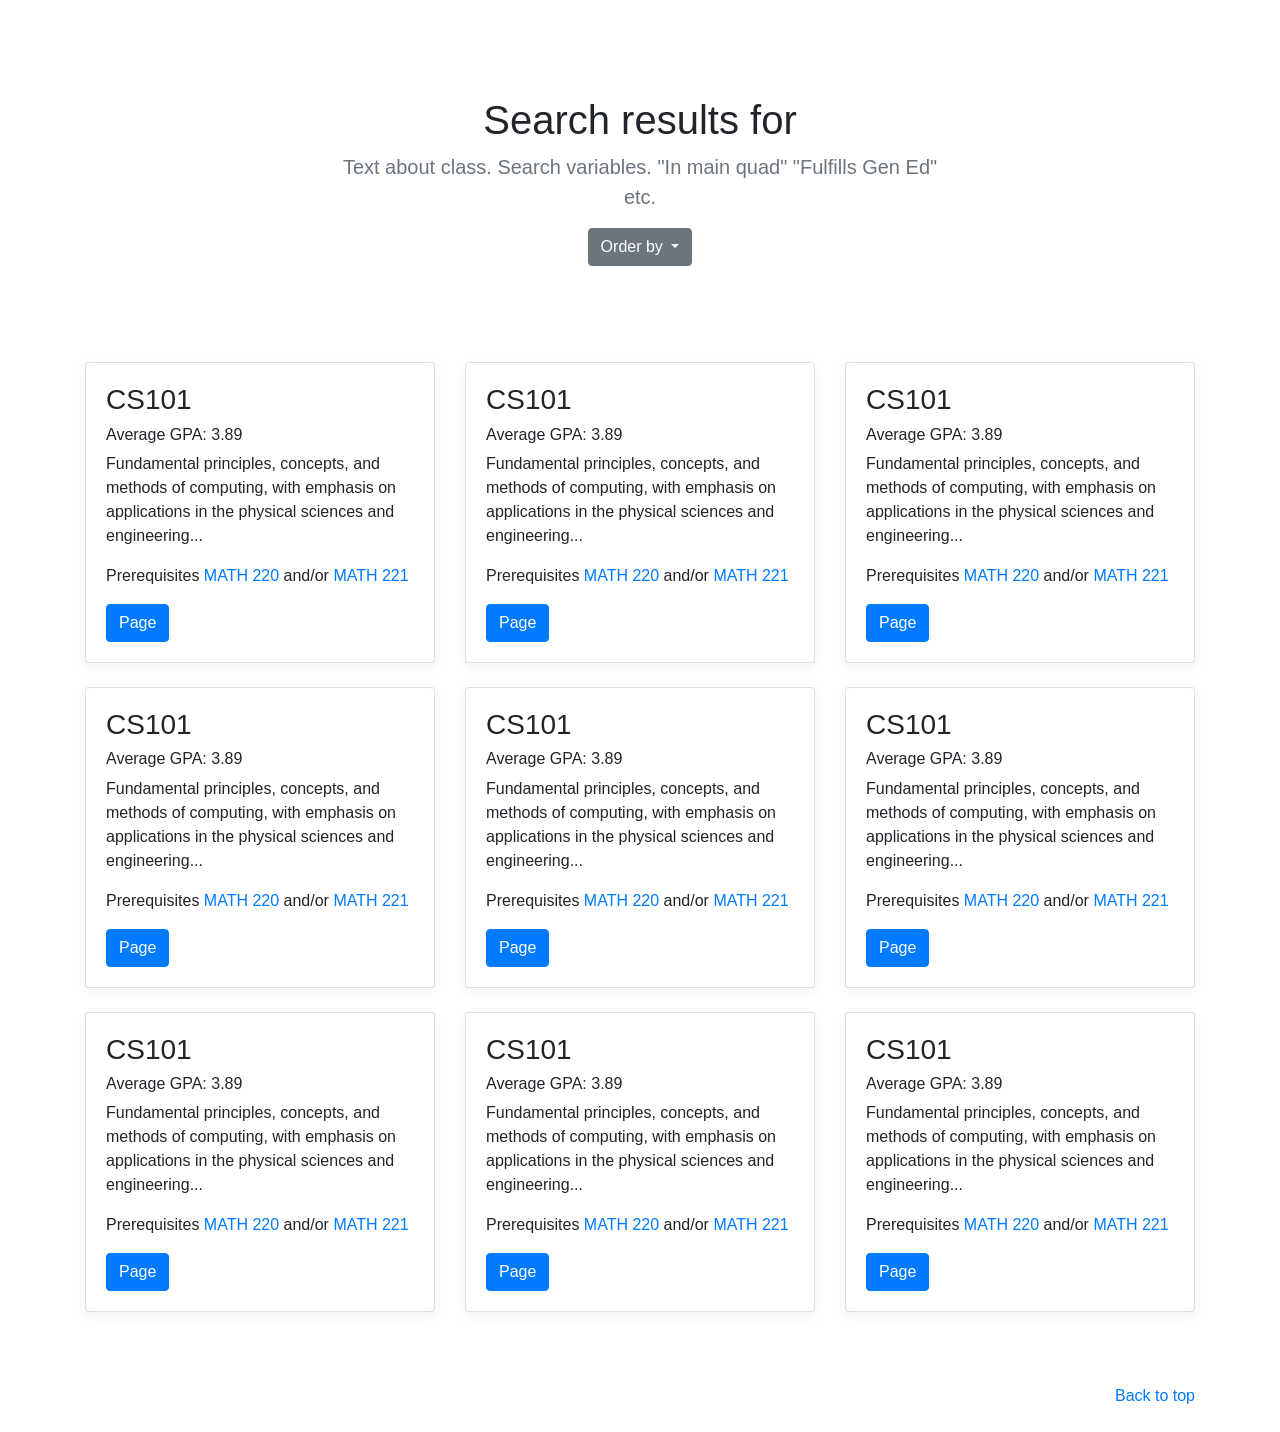
<file: Misc/landingPage/results.html>
<!doctype html>
<html lang="en">
  <head>
    <meta charset="utf-8">
    <meta name="viewport" content="width=device-width, initial-scale=1, shrink-to-fit=no">
    <meta name="description" content="">
    <meta name="author" content="">
    <script src="https://code.jquery.com/jquery-3.3.1.js" integrity="sha256-2Kok7MbOyxpgUVvAk/HJ2jigOSYS2auK4Pfzbm7uH60=" crossorigin="anonymous"></script>

    <title>Search Results</title>

    <!-- Bootstrap core CSS -->
    <link href=".\bootstrap\css\bootstrap.min.css" rel="stylesheet">

    <!-- Custom styles for this template -->
    <link href=".\css\search-pg.css" rel="stylesheet">
  </head>

  <body>

    <header>

    </header>

    <main role="main">

      <section class="jumbotron text-center">
        <div class="container">
          <h1 class="jumbotron-heading">Search results for</h1>
          <p class="lead text-muted">Text about class. Search variables. "In main quad" "Fulfills Gen Ed" etc.</p>
          <p>

            <!--TODO: Functionality :'))-->
            <div class="dropdown">
              <button class="btn btn-secondary dropdown-toggle" type="button" id="dropdownMenu2" data-toggle="dropdown" aria-haspopup="true" aria-expanded="false">
                Order by
              </button>
              <div class="dropdown-menu" aria-labelledby="dropdownMenu2">
                <button class="dropdown-item" type="button">Subject Tag</button>
                <button class="dropdown-item" type="button">Course Number</button>
                <button class="dropdown-item" type="button">GPA High to Low</button>
                <button class="dropdown-item" type="button">GPA Low to High</button>
              </div>
            </div>

          </p>
        </div>
      </section>


      <div class="container">
        <div id="testCS101" class="row">
        </div>
      </div>

    </main>

    <footer class="text-muted">
      <div class="container">
        <p class="float-right">
          <a href="#">Back to top</a>
        </p>
      </div>
    </footer>

    <!-- Bootstrap core JavaScript
    ================================================== -->
    <!-- Placed at the end of the document so the pages load faster -->
    <script src="https://code.jquery.com/jquery-3.2.1.slim.min.js" integrity="sha384-KJ3o2DKtIkvYIK3UENzmM7KCkRr/rE9/Qpg6aAZGJwFDMVNA/GpGFF93hXpG5KkN" crossorigin="anonymous"></script>
    <script>window.jQuery || document.write('<script src="jquery-slim.min.js"><\/script>')</script>
    <script src=".\bootstrap\js\popper.min.js"></script>
    <script src=".\bootstrap\js\bootstrap.min.js"></script>
    <script src=".\bootstrap\js\holder.min.js"></script>
    <script src=".\js\search.js" type="text/javascript"></script>
  </body>
</html>
</file>
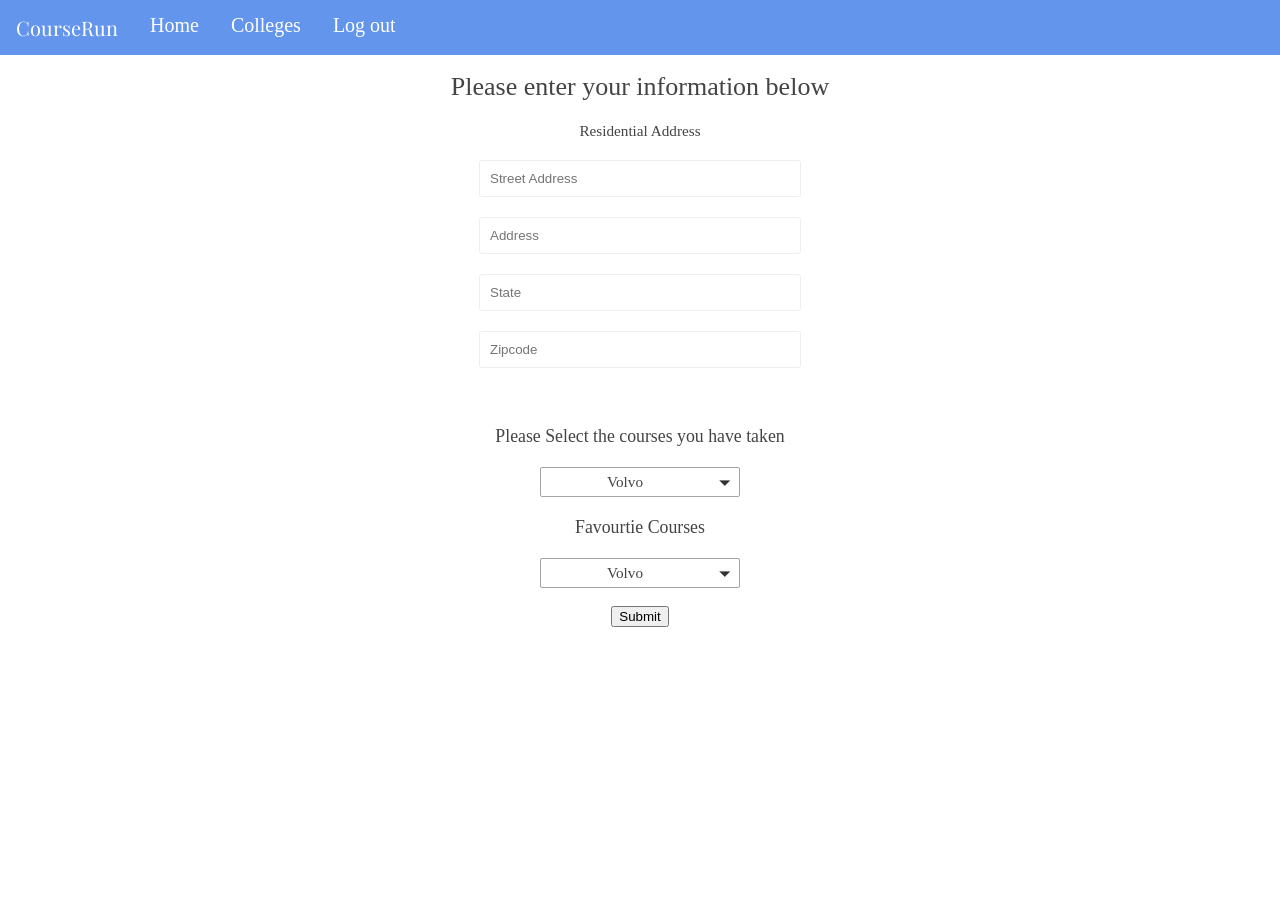
<file: Misc/CourseRun/assets/acccountsetup.html>
<!DOCTYPE html>
<head>
  <title>User Account Setup</title>
  <meta name="viewport" content="width=device-width, initial-scale=1.0">
  <script src="http://ajax.googleapis.com/ajax/libs/jquery/1.9.0/jquery.min.js"></script>
  <script src="jquery.sumoselect.js"></script>
  <link href="sumoselect.css" rel="stylesheet" />
  <link rel="stylesheet" href="userpage.css">

  <script type="text/javascript">
  $(document).ready(function () {
    window.asd = $('.SlectBox').SumoSelect({ csvDispCount: 3, selectAll:true, captionFormatAllSelected: "Yeah, OK, so everything." });
    window.test = $('.testsel').SumoSelect({okCancelInMulti:true, captionFormatAllSelected: "Yeah, OK, so everything." });

    window.testSelAll = $('.testSelAll').SumoSelect({okCancelInMulti:true, selectAll:true });

    window.testSelAll2 = $('.testSelAll2').SumoSelect({selectAll:true});

    window.testSelAlld = $('.SlectBox-grp').SumoSelect({okCancelInMulti:true, selectAll:true, isClickAwayOk:true });

    window.Search = $('.search-box').SumoSelect({ csvDispCount: 3, search: true, searchText:'Enter here.' });
    window.sb = $('.SlectBox-grp-src').SumoSelect({ csvDispCount: 3, search: true, searchText:'Enter here.', selectAll:true });
    window.searchSelAll = $('.search-box-sel-all').SumoSelect({ csvDispCount: 3, selectAll:true, search: true, searchText:'Enter here.', okCancelInMulti:true });
    window.searchSelAll = $('.search-box-open-up').SumoSelect({ csvDispCount: 3, selectAll:true, search: false, searchText:'Enter here.', up:true });
    window.Search = $('.search-box-custom-fn').SumoSelect({ csvDispCount: 3, search: true, searchText:'Enter here.', searchFn: function(haystack, needle) {
      var re = RegExp('^' + needle.replace(/([^\w\d])/gi, '\\$1'), 'i');
      return !haystack.match(re);
    } });

    window.groups_eg_g = $('.groups_eg_g').SumoSelect({selectAll:true, search:true });


    $('.SlectBox').on('sumo:opened', function(o) {
      console.log("dropdown opened", o)
    });

  });
  </script>

<style type="text/css">
  body{font-family: 'Tinos', Tinos, Tinos, sans-serif;color:#444;font-size:13px;}
  p,div,ul,li{padding:0px; margin:0px;}
</style>

</head>
<body>

  <div class="navbar">
    <nav class="navbar navbar-light" style="background-color: cornflowerblue;">
      <!-- Navbar content -->
      <a class="navbar-brand">CourseRun</a>
      <a href="#home">Home</a>
      <div class="dropdown">
        <button class="dropbtn" onclick="myFunction()">Colleges
          <i class="fa fa-caret-down"></i>
        </button>
        <div class="dropdown-content" id="myDropdown">
          <a href="#">Link 1</a>
          <a href="#">Link 2</a>
          <a href="#">Link 3</a>
        </div>
      </div>
      <a href="#news">Log out</a>
    </div>
  </nav>

  <h1>Please enter your information below</h1>
  <h3>Residential Address<h3>

    <div class="container">
      <div class="form-group">
        <div class="col-lg-3"><input type="text" class="form-control" placeholder="Street Address"></div>
        <div class="col-lg-3"><label><input type="text" class="form-control" placeholder="Address"></div>
          <div class="col-lg-3"><label><input type="text" class="form-control" placeholder="State"></div>
            <div class="col-lg-3"><label><input type="text" class="form-control" placeholder="Zipcode"></div>
            </div>
          </div>

          <br>

          <form method="get">
            <h3>Please Select the courses you have taken</h3>
            <div class="SumoSelect">
              <select   multiple="multiple" placeholder="Choose the classes you have taken"  class="testsel">
                <option selected value="volvo">Volvo</option>
                <option value="saab">Saab</option>
              <!--  <option disabled="disabled" value="mercedes">Mercedes</option> -->
                <option value="audi">Audi</option>
                <option value="bmw">BMW</option>
                <option value="porsche">Porche</option>
                <option value="ferrari">Ferrari</option>
                <option class="someclass" value="audi">Audi</option>
                <option class="someclass" value="bmw">BMW</option>
                <option class="someclass" value="porsche">Porche</option>
                <option value="ferrari">Ferrari</option>
                <option value="audi">Audi</option>
                <option value="bmw">BMW</option>
                <option value="porsche">Porche</option>
                <option value="ferrari">Ferrari</option>
                <option value="hyundai">Hyundai</option>
                <option value="mitsubishi">Mitsubishi</option>
              </select>
            </form>

            <form method="get">
              <h3>Favourtie Courses</h3>
              <div class="SumoSelect">
                <select   multiple="multiple" placeholder="Hello im from placeholder"  class="testsel">
                  <option selected value="volvo">Volvo</option>
                  <option value="saab">Saab</option>
                <!--  <option disabled="disabled" value="mercedes">Mercedes</option> -->
                  <option value="audi">Audi</option>
                  <option value="bmw">BMW</option>
                  <option value="porsche">Porche</option>
                  <option value="ferrari">Ferrari</option>
                  <option class="someclass" value="audi">Audi</option>
                  <option class="someclass" value="bmw">BMW</option>
                  <option class="someclass" value="porsche">Porche</option>
                  <option value="ferrari">Ferrari</option>
                  <option value="audi">Audi</option>
                  <option value="bmw">BMW</option>
                  <option value="porsche">Porche</option>
                  <option value="ferrari">Ferrari</option>
                  <option value="hyundai">Hyundai</option>
                  <option value="mitsubishi">Mitsubishi</option>
                </select>
              </form>
                &nbsp;&nbsp;&nbsp;   &nbsp;&nbsp;&nbsp;   &nbsp;&nbsp;&nbsp;

              <div class="container1">
                <div class="form-group">
                  <label class="col-lg-3">
                    <button type="submit" class="btn btn-info pull-right">Submit</button>
                  </div>
                </div>

              <script>
              /*nav bar dropdown menu
              /* When the user clicks on the button,
              toggle between hiding and showing the dropdown content */
              function myFunction() {
                document.getElementById("myDropdown").classList.toggle("show");
              }

              // Close the dropdown if the user clicks outside of it
              window.onclick = function(e) {
                if (!e.target.matches('.dropbtn')) {
                  var myDropdown = document.getElementById("myDropdown");
                  if (myDropdown.classList.contains('show')) {
                    myDropdown.classList.remove('show');
                  }
                }
              }
              </script>


            </body>
            </html>
</file>
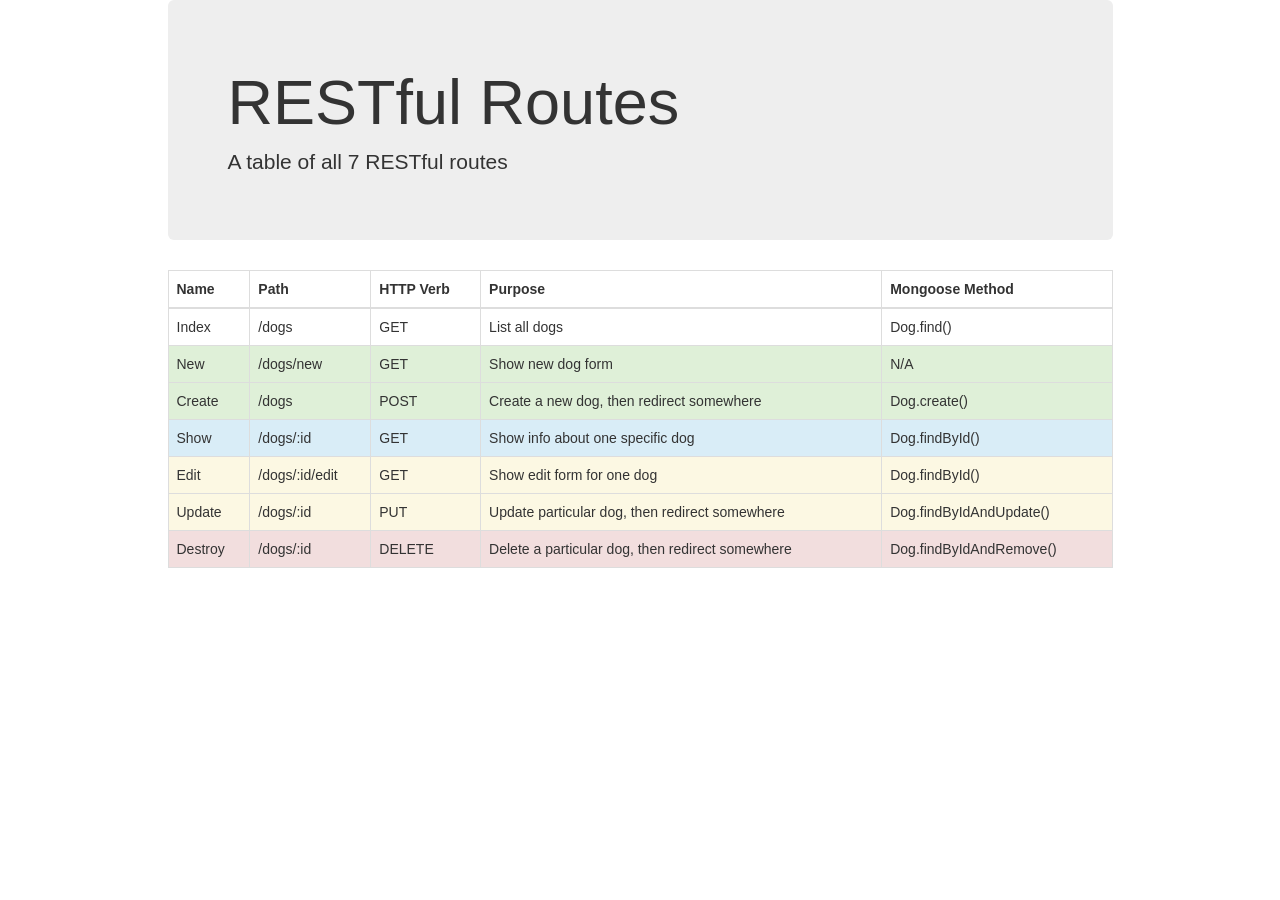
<file: Misc/For Reference/RESTful Routing/chart.html>
<!DOCTYPE html>
<html>
<head>
	<title>RESTful Routes</title>
<!-- 	<link rel="stylesheet" type="text/css" href="bootstrap.css"> -->
	<link rel="stylesheet" type="text/css" href="https://maxcdn.bootstrapcdn.com/bootstrap/3.3.5/css/bootstrap.min.css">

</head>
<body>

	<div class="container">
	<div class="row">
		<div class="col-lg-1"></div>
		<div class="col-lg-10">
			<div class="jumbotron">
				<h1>RESTful Routes</h1>
				<p>A table of all 7 RESTful routes </p>
			</div>
			<table class="table table-hover table-bordered">
			<thead>	
				<tr>
					<th>Name</th>
					<th>Path</th>
					<th>HTTP Verb</th>
					<th>Purpose</th>
					<th>Mongoose Method</th>
				</tr>
			</thead>
			<tbody>
				<tr>
					<td>Index</td>
					<td>/dogs</td>
					<td>GET</td>
					<td>List all dogs</td>
					<td>Dog.find()</td>
				</tr>
				<tr class="success">
					<td>New</td>
					<td>/dogs/new</td>
					<td>GET</td>
					<td>Show new dog form</td>
					<td>N/A</td>
				</tr>
				<tr class="success">
					<td>Create</td>
					<td>/dogs</td>
					<td>POST</td>
					<td>Create a new dog, then redirect somewhere</td>
					<td>Dog.create()</td>
				</tr>
				<tr class="info">
					<td>Show</td>
					<td>/dogs/:id</td>
					<td>GET</td>
					<td>Show info about one specific dog</td>
					<td>Dog.findById()</td>
				</tr>
				<tr class="warning">
					<td>Edit</td>
					<td>/dogs/:id/edit</td>
					<td>GET</td>
					<td>Show edit form for one dog</td>
					<td>Dog.findById()</td>
				</tr>
				<tr class="warning">
					<td>Update</td>
					<td>/dogs/:id</td>
					<td>PUT</td>
					<td>Update particular dog, then redirect somewhere</td>
					<td>Dog.findByIdAndUpdate()</td>
				</tr>
				<tr class="danger">
					<td>Destroy</td>
					<td>/dogs/:id</td>
					<td>DELETE</td>
					<td>Delete a particular dog, then redirect somewhere</td>
					<td>Dog.findByIdAndRemove()</td>
				</tr>
			</tbody>
		</table>
		</div>
		<div class="col-lg-1"></div>
	</div>
	</div>	
</body>
</html>
</file>
<file: Misc/CourseRun/assets/sumoselect.css>
.SumoSelect p {margin: 0;}
.SumoSelect{width: 200px;}

.SelectBox {padding: 5px 8px;}

.sumoStopScroll{overflow:hidden;}

/* Filtering style */
.SumoSelect .hidden { display:none; }
.SumoSelect .search-txt{display:none;outline:none;}
.SumoSelect .no-match{display:none;padding: 6px;}
.SumoSelect.open .search-txt{display: inline-block;position: absolute;top: 0;left: 0;width: 100%;margin: 0;padding: 5px 8px;border: none;-webkit-box-sizing: border-box;-moz-box-sizing: border-box;box-sizing: border-box;border-radius: 5px;}
.SumoSelect.open>.search>span, .SumoSelect.open>.search>label{visibility:hidden;}

/*this is applied on that hidden select. DO NOT USE display:none; or visiblity:hidden; and Do not override any of these properties. */
.SelectClass,.SumoUnder { position: absolute; top: 0; left: 0; right: 0; height: 100%; width: 100%; border: none; -webkit-box-sizing: border-box; -moz-box-sizing: border-box; box-sizing: border-box; -ms-filter: "progid:DXImageTransform.Microsoft.Alpha(Opacity=0)"; filter: alpha(opacity=0); -moz-opacity: 0; -khtml-opacity: 0; opacity: 0; }
.SelectClass{z-index: 1;}

    .SumoSelect > .optWrapper > .options  li.opt label, .SumoSelect > .CaptionCont,.SumoSelect .select-all > label { user-select: none; -o-user-select: none; -moz-user-select: none; -khtml-user-select: none; -webkit-user-select: none; }

.SumoSelect { display: inline-block; position: relative;outline:none;}
.SumoSelect:focus > .CaptionCont,.SumoSelect:hover > .CaptionCont, .SumoSelect.open > .CaptionCont {box-shadow: 0 0 2px #7799D0;border-color: #7799D0;}
    .SumoSelect > .CaptionCont { position: relative; border: 1px solid #A4A4A4; min-height: 14px; background-color: #fff;border-radius:2px;margin:0;}
        .SumoSelect > .CaptionCont > span { display: block; padding-right: 30px; text-overflow: ellipsis; white-space: nowrap; overflow: hidden;cursor:default;}
            /*placeholder style*/
            .SumoSelect > .CaptionCont > span.placeholder { color: #ccc; font-style: italic; }

        .SumoSelect > .CaptionCont > label { position: absolute; top: 0; right: 0; bottom: 0; width: 30px;}
            .SumoSelect > .CaptionCont > label > i { background-image: url('[data-uri]');
                background-position: center center; width: 16px; height: 16px; display: block; position: absolute; top: 0; left: 0; right: 0; bottom: 0; margin: auto;background-repeat: no-repeat;opacity: 0.8;}

    .SumoSelect > .optWrapper {display:none; z-index: 1000; top: 30px; width: 100%; position: absolute; left: 0; -webkit-box-sizing: border-box; -moz-box-sizing: border-box; box-sizing: border-box; background: #fff; border: 1px solid #ddd; box-shadow: 2px 3px 3px rgba(0, 0, 0, 0.11); border-radius: 3px;overflow: hidden;}
        .SumoSelect.open > .optWrapper {top:35px; display:block;}
        .SumoSelect.open > .optWrapper.up {top: auto;bottom: 100%;margin-bottom: 5px;}

        .SumoSelect > .optWrapper ul {list-style: none; display: block; padding: 0; margin: 0; overflow: auto;}
        .SumoSelect > .optWrapper > .options { border-radius: 2px;position:relative;
         /*Set the height of pop up here (only for desktop mode)*/
            max-height: 250px;
             /*height*/ }
         .SumoSelect > .optWrapper.okCancelInMulti > .options { border-radius: 2px 2px 0 0;}
         .SumoSelect > .optWrapper.selall > .options { border-radius: 0 0 2px 2px;}
         .SumoSelect > .optWrapper.selall.okCancelInMulti > .options { border-radius: 0;}
        .SumoSelect > .optWrapper > .options li.group.disabled > label{opacity:0.5;}
        .SumoSelect > .optWrapper > .options li ul li.opt{padding-left: 22px;}
        .SumoSelect > .optWrapper.multiple > .options li ul li.opt{padding-left: 50px;}
        .SumoSelect > .optWrapper.isFloating > .options {max-height: 100%;box-shadow: 0 0 100px #595959;}
        .SumoSelect > .optWrapper > .options  li.opt { padding: 6px 6px; position: relative;border-bottom: 1px solid #f5f5f5;}
            .SumoSelect > .optWrapper > .options > li.opt:first-child { border-radius: 2px 2px 0 0; }
            .SumoSelect > .optWrapper.selall > .options > li.opt:first-child { border-radius:0; }
            .SumoSelect > .optWrapper > .options > li.opt:last-child {border-radius: 0 0 2px 2px; border-bottom: none;}
            .SumoSelect > .optWrapper.okCancelInMulti > .options > li.opt:last-child {border-radius: 0;}
            .SumoSelect > .optWrapper > .options li.opt:hover { background-color: #E4E4E4; }
            .SumoSelect > .optWrapper > .options li.opt.sel, .SumoSelect .select-all.sel{background-color: #a1c0e4;}

            .SumoSelect > .optWrapper > .options li label { text-overflow: ellipsis; white-space: nowrap; overflow: hidden; display: block;cursor: pointer;}
            .SumoSelect > .optWrapper > .options li span { display: none; }
            .SumoSelect > .optWrapper > .options li.group > label {cursor: default;padding: 8px 6px;font-weight: bold;}

        /*Floating styles*/
        .SumoSelect > .optWrapper.isFloating { position: fixed; top: 0; left: 0; right: 0; width: 90%; bottom: 0; margin: auto; max-height: 90%; }

    /*disabled state*/
    .SumoSelect > .optWrapper > .options li.opt.disabled { background-color: inherit;pointer-events: none;}
        .SumoSelect > .optWrapper > .options li.opt.disabled * { -ms-filter: "progid:DXImageTransform.Microsoft.Alpha(Opacity=50)"; /* IE 5-7 */ filter: alpha(opacity=50); /* Netscape */ -moz-opacity: 0.5; /* Safari 1.x */ -khtml-opacity: 0.5; /* Good browsers */ opacity: 0.5; }


    /*styling for multiple select*/
    .SumoSelect > .optWrapper.multiple > .options li.opt { padding-left: 35px;cursor: pointer;}
        .SumoSelect > .optWrapper.multiple > .options li.opt span,
        .SumoSelect .select-all > span{position:absolute;display:block;width:30px;top:0;bottom:0;margin-left:-35px;}
            .SumoSelect > .optWrapper.multiple > .options li.opt span i,
            .SumoSelect .select-all > span i{position: absolute;margin: auto;left: 0;right: 0;top: 0;bottom: 0;width: 14px;height: 14px;border: 1px solid #AEAEAE;border-radius: 2px;box-shadow: inset 0 1px 3px rgba(0, 0, 0, 0.15);background-color: #fff;}
.SumoSelect > .optWrapper > .MultiControls { display: none; border-top: 1px solid #ddd; background-color: #fff; box-shadow: 0 0 2px rgba(0, 0, 0, 0.13); border-radius: 0 0 3px 3px; }
    .SumoSelect > .optWrapper.multiple.isFloating > .MultiControls { display: block; margin-top: 5px; position: absolute; bottom: 0; width: 100%; }

    .SumoSelect > .optWrapper.multiple.okCancelInMulti > .MultiControls { display: block; }
        .SumoSelect > .optWrapper.multiple.okCancelInMulti > .MultiControls > p { padding: 6px; }
        .SumoSelect > .optWrapper.multiple.okCancelInMulti > .MultiControls > p:focus {box-shadow: 0 0 2px #a1c0e4;border-color: #a1c0e4;outline: none;background-color: #a1c0e4;}

    .SumoSelect > .optWrapper.multiple > .MultiControls > p { display: inline-block; cursor: pointer; padding: 12px; width: 50%; box-sizing: border-box; text-align: center; }
        .SumoSelect > .optWrapper.multiple > .MultiControls > p:hover { background-color: #f1f1f1; }
        .SumoSelect > .optWrapper.multiple > .MultiControls > p.btnOk { border-right: 1px solid #DBDBDB; border-radius: 0 0 0 3px; }
        .SumoSelect > .optWrapper.multiple > .MultiControls > p.btnCancel { border-radius: 0 0 3px 0; }
    /*styling for select on popup mode*/
    .SumoSelect > .optWrapper.isFloating > .options li.opt { padding: 12px 6px; }

    /*styling for only multiple select on popup mode*/
    .SumoSelect > .optWrapper.multiple.isFloating > .options li.opt { padding-left: 35px; }
    .SumoSelect > .optWrapper.multiple.isFloating { padding-bottom: 43px; }

    .SumoSelect > .optWrapper.multiple > .options li.opt.selected span i,
    .SumoSelect .select-all.selected > span i,
    .SumoSelect .select-all.partial > span i{background-color: rgb(17, 169, 17);box-shadow: none;border-color: transparent;background-image: url('[data-uri]');background-repeat: no-repeat;background-position: center center;}
    /*disabled state*/
    .SumoSelect.disabled { opacity: 0.7;cursor: not-allowed;}
     .SumoSelect.disabled > .CaptionCont{border-color:#ccc;box-shadow:none;}

    /**Select all button**/
    .SumoSelect .select-all{border-radius: 3px 3px 0 0;position: relative;border-bottom: 1px solid #ddd;background-color: #fff;padding: 8px 0 3px 35px;height: 20px;cursor: pointer;}
    .SumoSelect .select-all > label, .SumoSelect .select-all > span i{cursor: pointer;}
    .SumoSelect .select-all.partial > span i{background-color:#ccc;}


     /*styling for optgroups*/
    .SumoSelect > .optWrapper > .options li.optGroup { padding-left: 5px; text-decoration: underline; }
</file>
<file: Misc/CourseRun/assets/userpage.css>
@import url('https://fonts.googleapis.com/css?family=Playfair+Display:900i');
@import url('https://fonts.googleapis.com/css?family=Work+Sans:200');
@import url('https://fonts.googleapis.com/css?family=Work+Sans:300');

.navbar {
    overflow: hidden;
    background-color: #333;
    /* font-family: Arial, Helvetica, sans-serif; */
}

.navbar a {
    float: left;
    font-size: 20px;
    color: white;
    text-align: center;
    padding: 14px 16px;
    text-decoration: none;
}

.dropdown {
    float: left;
    overflow: hidden;
}

.dropdown .dropbtn {
    cursor: pointer;
    font-size: 20px;
    border: none;
    outline: none;
    color: white;
    padding: 14px 16px;
    background-color: inherit;
    font-family: inherit;
    margin: 0;
}

.navbar a:hover, .dropdown:hover .dropbtn, .dropbtn:focus {
    background-color: orange;
}

.dropdown-content {
    display: none;
    position: absolute;
    background-color: #f9f9f9;
    min-width: 160px;
    box-shadow: 0px 8px 16px 0px rgba(0,0,0,0.2);
    z-index: 1;
}

.dropdown-content a {
    float: none;
    color: black;
    padding: 12px 16px;
    text-decoration: none;
    display: block;
    text-align: left;
}

.dropdown-content a:hover {
    background-color: #ddd;
}

.show {
    display: block;
}



body{
  margin:0px;
  padding: 0px;
  font-family: 'Work Sans', sans-serif;
    font-display: 300;
}

h1 {
  font-family: 'Tinos';
  font-weight: normal;
  margin: .67em 0;
  display: block;
  text-align: center;
}
h3 {
  font-family: 'Tinos';
  font-weight: normal;
  margin: 20px;
  display: block;
  text-align: center;
  float: center;
}

input[type="text"]{
  outline: none;
  padding: 10px;
  display: block;
  width: 300px;
  border-radius: 3px;
  border: 1px solid #eee;
  margin: 20px auto;
}

.navbar-brand {
    font-family: 'Playfair Display', serif;
}
</file>
